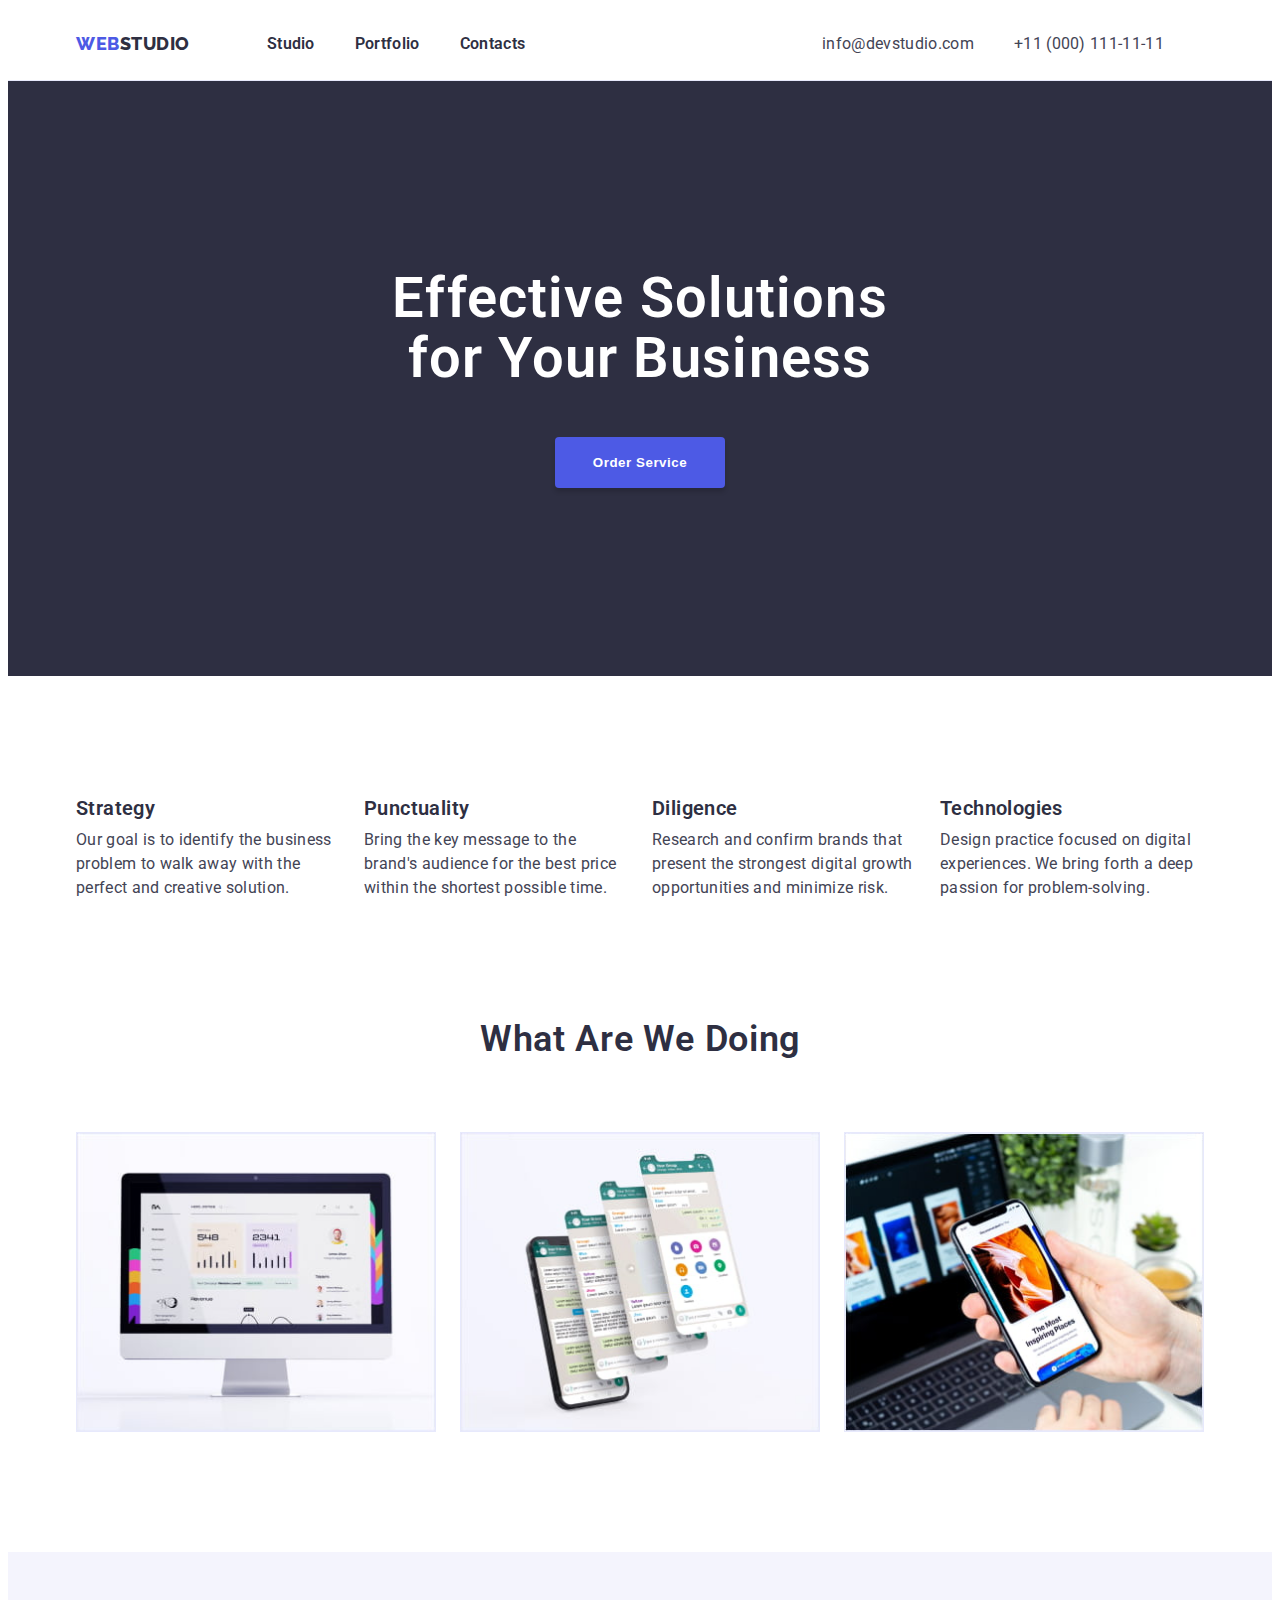
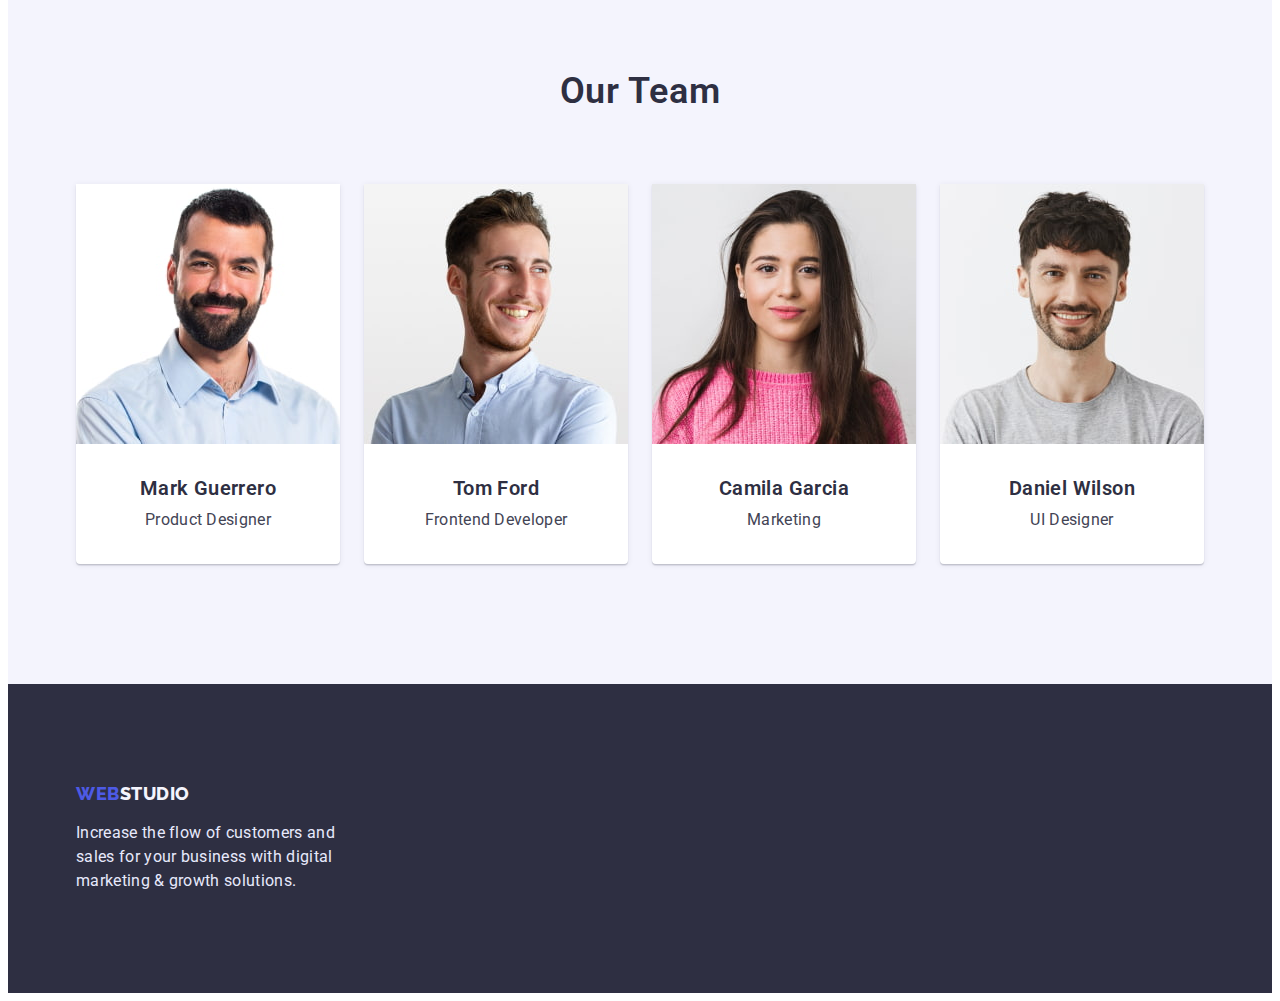
<file: index.html>
<!DOCTYPE html>
<html lang="en">
  <head>
    <meta charset="UTF-8" />
    <meta http-equiv="X-UA-Compatible" content="IE=edge" />
    <meta name="viewport" content="width=device-width, initial-scale=1.0" />
    <title>Document</title>

    <!-- __________FONT FAMELY__________ -->
    <link rel="preconnect" href="https://fonts.googleapis.com" />
    <link rel="preconnect" href="https://fonts.gstatic.com" crossorigin />
    <link
      href="https://fonts.googleapis.com/css2?family=Raleway:wght@700&family=Roboto:wght@400;500;700;900&display=swap"
      rel="stylesheet"
    />

    <!-- __________MODERN-NORMALIZE__________ -->
    <link
      rel="stylesheet"
      href="https://cdnjs.cloudflare.com/ajax/libs/modern-normalize/1.1.0/modern-normalize.min.css"
      integrity="sha512-wpPYUAdjBVSE4KJnH1VR1HeZfpl1ub8YT/NKx4PuQ5NmX2tKuGu6U/JRp5y+Y8XG2tV+wKQpNHVUX03MfMFn9Q=="
      crossorigin="anonymous"
      referrerpolicy="no-referrer"
    />

    <!-- __________BASE STYLES__________ -->
    <link rel="stylesheet" href="./css/styles.css" />
  </head>
  <body>
    <!-- __________HEADER__________ -->
    <header class="header">
      <div class="container header-container">
        <nav class="nav">
          <a class="logo link" href="./">
            <span class="accent">WEB</span>STUDIO</a
          >
          <ul class="nav-list list">
            <li class="nav-item">
              <a class="nav-link link" href="">Studio</a>
            </li>
            <li class="nav-item">
              <a class="nav-link link" href="./portfolio.html">Portfolio</a>
            </li>
            <li class="nav-item">
              <a class="nav-link link" href="./">Contacts</a>
            </li>
          </ul>
        </nav>

        <ul class="list list">
          <li class="item">
            <a class="contact-link link" href="./mailto:info@devstudio.com"
              >info@devstudio.com</a
            >
          </li>
          <li class="item">
            <a class="phone-link link" href="./tei:11(000)1111111"
              >+11 (000) 111-11-11</a
            >
          </li>
        </ul>
      </div>
    </header>

    <!-- __________MAIN__________ -->
    <main>
      <!-- __________SECTION HERO__________ -->
      <section class="hero section">
        <div class="container">
          <h1 class="hero-title">Effective Solutions for Your Business</h1>
          <button class="hero-btn btn" type="button">Order Service</button>
        </div>
      </section>

      <!-- __________SECTION EXAMPLES__________ -->
      <section class="examples section">
        <div class="container">
          <h2 class="examples-title-title visually-hidden">Examples</h2>
          <ul class="examples-list list">
            <li class="examples-item">
              <h3 class="examples-title">Strategy</h3>
              <p class="examples-description">
                Our goal is to identify the business problem to walk away with
                the perfect and creative solution.
              </p>
            </li>

            <li class="examples-item">
              <h3 class="examples-title">Punctuality</h3>
              <p class="examples-description">
                Bring the key message to the brand's audience for the best price
                within the shortest possible time.
              </p>
            </li>

            <li class="examples-item">
              <h3 class="examples-title">Diligence</h3>
              <p class="examples-description">
                Research and confirm brands that present the strongest digital
                growth opportunities and minimize risk.
              </p>
            </li>

            <li class="examples-item">
              <h3 class="examples-title">Technologies</h3>
              <p class="examples-description">
                Design practice focused on digital experiences. We bring forth a
                deep passion for problem-solving.
              </p>
            </li>
          </ul>
        </div>
      </section>

      <!-- __________SECTION 1__________ -->
      <section class="section-job section">
        <div class="container">
          <h2 class="section-title">What are we doing</h2>
          <ul class="section-list list">
            <li class="section-item">
              <img
                class="image"
                src="./images/photo-1.jpg"
                width="360"
                alt="monitor"
              />
            </li>
            <li class="section-item">
              <img
                class="image"
                src="./images/photo-2.jpg"
                width="360"
                alt="phone"
              />
            </li>
            <li class="section-item">
              <img
                class="image"
                src="./images/photo-3.jpg"
                width="360"
                alt="phone in hand"
              />
            </li>
          </ul>
        </div>
      </section>

      <!-- __________SECTION 2__________ -->
      <section class="section-team section">
        <div class="container">
          <h2 class="section-title">Our Team</h2>
          <ul class="section-list list">
            <li class="section-item-team">
              <div class="card-thumb">
                <img
                  class="image"
                  src="./images/photo-4.jpg"
                  width="264"
                  alt="man"
                />
              </div>
              <div class="card-content">
                <h3 class="team-name">Mark Guerrero</h3>
                <p class="team-position">Product Designer</p>
              </div>
            </li>

            <li class="section-item-team">
              <div class="card-thumb">
                <img
                  class="image"
                  src="./images/photo-5.jpg"
                  width="264"
                  alt="man"
                />
              </div>
              <div class="card-content">
                <h3 class="team-name">Tom Ford</h3>
                <p class="team-position">Frontend Developer</p>
              </div>
            </li>

            <li class="section-item-team">
              <div class="card-thumb">
                <img
                  class="image"
                  src="./images/photo-6.jpg"
                  width="264"
                  alt="woman"
                />
              </div>
              <div class="card-content">
                <h3 class="team-name">Camila Garcia</h3>
                <p class="team-position">Marketing</p>
              </div>
            </li>

            <li class="section-item-team">
              <div class="card-thumb">
                <img
                  class="image"
                  src="./images/photo-7.jpg"
                  width="264"
                  alt="man"
                />
              </div>
              <div class="card-content">
                <h3 class="team-name">Daniel Wilson</h3>
                <p class="team-position">UI Designer</p>
              </div>
            </li>
          </ul>
        </div>
      </section>
    </main>

    <!-- __________FOOTER__________ -->
    <footer class="footer">
      <div class="container">
        <a class="footer-logo link" href="./">
          <span class="accent">WEB</span
          ><span class="accent-accent">STUDIO</span>
        </a>
        <p class="footer-description">
          Increase the flow of customers and sales for your business with
          digital marketing & growth solutions.
        </p>
      </div>
    </footer>
  </body>
</html>
</file>
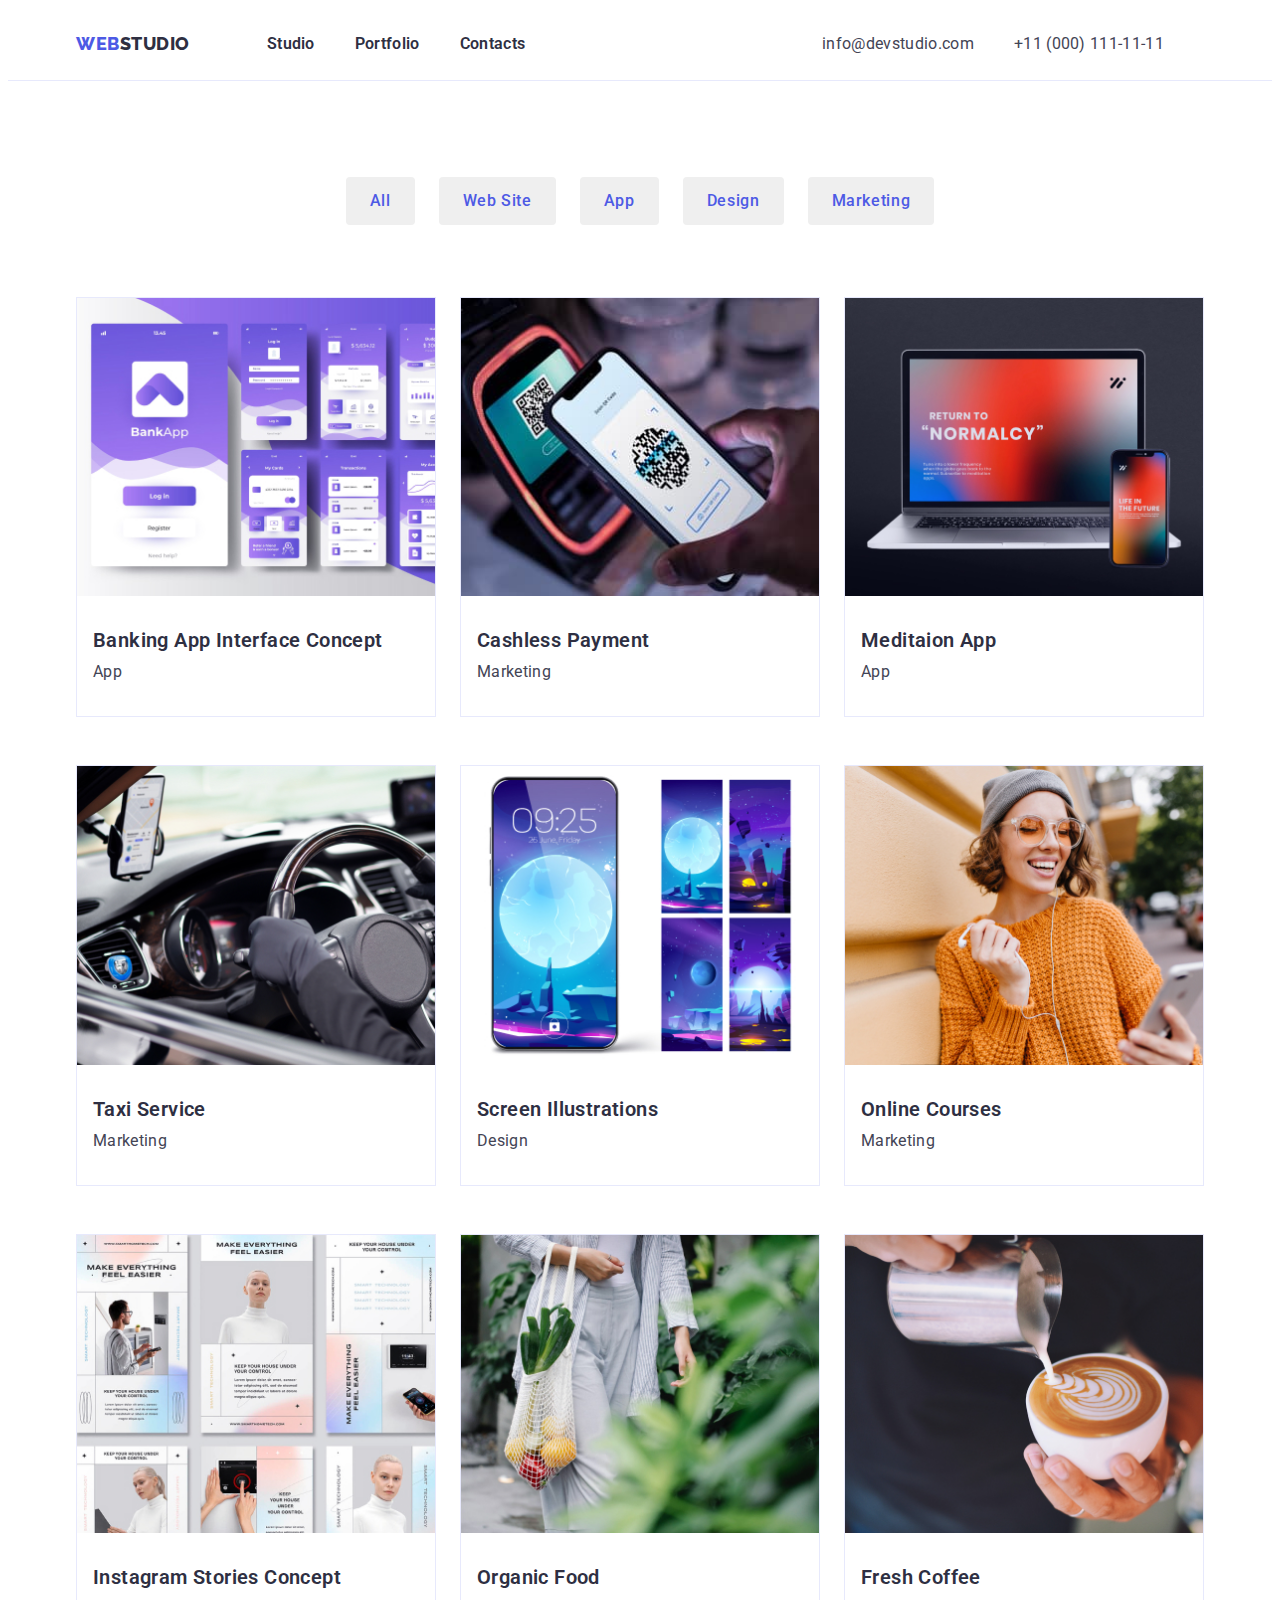
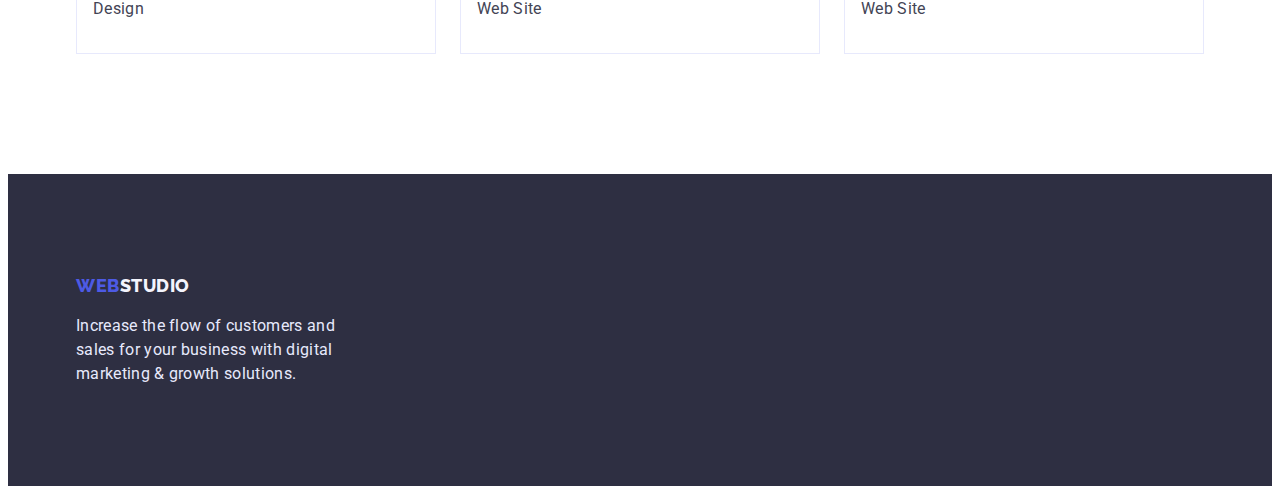
<file: portfolio.html>
<!DOCTYPE html>
<html lang="en">
  <head>
    <meta charset="UTF-8" />
    <meta http-equiv="X-UA-Compatible" content="IE=edge" />
    <meta name="viewport" content="width=device-width, initial-scale=1.0" />
    <title>Document</title>

    <!-- __________FONT FAMELY___________ -->
    <link rel="preconnect" href="https://fonts.googleapis.com" />
    <link rel="preconnect" href="https://fonts.gstatic.com" crossorigin />
    <link
      href="https://fonts.googleapis.com/css2?family=Raleway:wght@700&family=Roboto:wght@400;500;700;900&display=swap"
      rel="stylesheet"
    />

    <!--__________MODERN-NORMALIZE__________  -->
    <link
      rel="stylesheet"
      href="https://cdnjs.cloudflare.com/ajax/libs/modern-normalize/1.1.0/modern-normalize.min.css"
      integrity="sha512-wpPYUAdjBVSE4KJnH1VR1HeZfpl1ub8YT/NKx4PuQ5NmX2tKuGu6U/JRp5y+Y8XG2tV+wKQpNHVUX03MfMFn9Q=="
      crossorigin="anonymous"
      referrerpolicy="no-referrer"
    />

    <!-- __________BASE STYLES__________ -->
    <link rel="stylesheet" href="./css/styles.css" />
  </head>
  <body>
    <!-- __________HEADER__________ -->
    <header class="header">
      <div class="container header-container">
        <nav class="nav">
          <a class="logo link" href="./">
            <span class="accent">WEB</span>STUDIO</a
          >
          <ul class="nav-list list">
            <li class="nav-item">
              <a class="nav-link link" href="./">Studio</a>
            </li>
            <li class="nav-item">
              <a class="nav-link link" href="./">Portfolio</a>
            </li>
            <li class="nav-item">
              <a class="nav-link link" href="./">Contacts</a>
            </li>
          </ul>
        </nav>

        <ul class="list list">
          <li class="item">
            <a class="contact-link link" href="mailto:info@devstudio.com"
              >info@devstudio.com</a
            >
          </li>
          <li class="item">
            <a class="phone-link link" href="tel:+11(000)1111111"
              >+11 (000) 111-11-11</a
            >
          </li>
        </ul>
      </div>
    </header>

    <!--___________MAIN___________-->
    <main>
      <!-- __________MAIN__________ -->
      <section class="main section">
        <div class="container">
          <h1 class="main-title-title visually-hidden">Portfolio</h1>
          <ul class="btn-list list">
            <li class="main-item">
              <button class="main-btn btn" type="button">All</button>
            </li>
            <li class="main-item">
              <button class="main-btn btn" type="button">Web Site</button>
            </li>
            <li class="main-item">
              <button class="main-btn btn" type="button">App</button>
            </li>
            <li class="main-item">
              <button class="main-btn btn" type="button">Design</button>
            </li>
            <li class="main-item">
              <button class="main-btn btn" type="button">Marketing</button>
            </li>
          </ul>

          <ul class="main-list list">
            <li class="main-item-item">
              <div class="card-thumb">
                <img
                  class="image"
                  src="./images/photo-8.jpg"
                  width="360"
                  alt="Banking App Interface Concept"
                />
              </div>
              <div class="card-content">
                <h2 class="main-title">Banking App Interface Concept</h2>
                <p class="main-description">App</p>
              </div>
            </li>

            <li class="main-item-item">
              <div class="card-thumb">
                <img
                  class="image"
                  src="./images/photo-9.jpg"
                  width="360"
                  alt="Cashless Payment"
                />
              </div>
              <div class="card-content">
                <h2 class="main-title">Cashless Payment</h2>
                <p class="main-description">Marketing</p>
              </div>
            </li>

            <li class="main-item-item">
              <div class="card-thumb">
                <img
                  class="image"
                  src="./images/photo-10.jpg"
                  width="360"
                  alt="Meditaion App"
                />
              </div>
              <div class="card-content">
                <h2 class="main-title">Meditaion App</h2>
                <p class="main-description">App</p>
              </div>
            </li>

            <li class="main-item-item">
              <div class="card-thumb">
                <img
                  class="image"
                  src="./images/photo-11.jpg"
                  width="360"
                  alt="Taxi Service"
                />
              </div>
              <div class="card-content">
                <h2 class="main-title">Taxi Service</h2>
                <p class="main-description">Marketing</p>
              </div>
            </li>

            <li class="main-item-item">
              <div class="card-thumb">
                <img
                  class="image"
                  src="./images/photo-12.jpg"
                  width="360"
                  alt="Screen Illustrations"
                />
              </div>
              <div class="card-content">
                <h2 class="main-title">Screen Illustrations</h2>
                <p class="main-description">Design</p>
              </div>
            </li>

            <li class="main-item-item">
              <div class="card-thumb">
                <img
                  class="image"
                  src="./images/photo-13.jpg"
                  width="360"
                  alt="Online Courses"
                />
              </div>
              <div class="card-content">
                <h2 class="main-title">Online Courses</h2>
                <p class="main-description">Marketing</p>
              </div>
            </li>

            <li class="main-item-item">
              <div class="card-thumb">
                <img
                  class="image"
                  src="./images/photo-14.jpg"
                  width="360"
                  alt="Instagram Stories Concept"
                />
              </div>
              <div class="card-content">
                <h2 class="main-title">Instagram Stories Concept</h2>
                <p class="main-description">Design</p>
              </div>
            </li>

            <li class="main-item-item">
              <div class="card-thumb">
                <img
                  class="image"
                  src="./images/photo-15.jpg"
                  width="360"
                  alt="Organic Food"
                />
              </div>
              <div class="card-content">
                <h2 class="main-title">Organic Food</h2>
                <p class="main-description">Web Site</p>
              </div>
            </li>

            <li class="main-item-item">
              <div class="card-thumb">
                <img
                  class="image"
                  src="./images/photo-16.jpg"
                  width="360"
                  alt="Fresh Coffee"
                />
              </div>
              <div class="card-content">
                <h2 class="main-title">Fresh Coffee</h2>
                <p class="main-description">Web Site</p>
              </div>
            </li>
          </ul>
        </div>
      </section>
    </main>

    <!-- __________FOOTER__________ -->
    <footer class="footer">
      <div class="container footer-container">
        <a class="logo link" href="./">
          <span class="accent">WEB</span
          ><span class="accent-accent">STUDIO</span></a
        >
        <p class="footer-description">
          Increase the flow of customers and sales for your business with
          digital marketing & growth solutions.
        </p>
      </div>
    </footer>
  </body>
</html>
</file>
<file: css/styles.css>
:root {
	--primary-text-color:#2E2F42;
	--title-text-color:#434455;
	--accent-color:#4D5AE5;
	--bg-color-body:#FFFFFF;
	--bg-button-main: #404BBF;
	--color-button: black;
	


	--footer:#F4F4FD;
	--footer-p:#E7E9FC;
}

*,
*::after,
*::before {
	box-sizing: border-box;
}

.section {
	padding: 120px 0;
}

.visually-hidden {
	position: absolute;
	width: 1px;
	height: 1px;
	margin: -1px;
	border: 0;
	padding: 0;

	white-space: nowrap;
	clip-path: inset(100%);
	clip: rect(0 0 0 0);
	overflow: hidden;
}

body {
	font-family: "Roboto", sans-serif;
	background-color: var(--bg-color-body);
	font-size: 16px;
}

h1,h2,h3,h4,h5,h6,p {
	margin: 0;
}

ul {
	margin-top: 0;
	margin-bottom: 0;
	padding-left: 0;
}

img {
	display: block;
	max-width: 100%;
	height: auto;
}

button {
	cursor: pointer;
}

/* __________ul__________ */
.list {
	list-style: none;
	color: var(--title-text-color);
}

/* __________a__________ */
.link {
	text-decoration: none;
}



/* __________HEADER__________ */
.header {
	padding-top: 24px;
	padding-bottom: 24px;
	border-bottom: 1px solid var(--footer-p);
}

.container {
	width: 1158px;
	margin-left: auto;
	margin-right: auto;
	padding-left: 15px;
	padding-right: 15px;
}

.header-container {
	display: flex;
	align-items: center;
}

.nav {
	display: flex;
	align-items: center;
}

.logo {
	font-family: 'Raleway';
	font-weight: 800;
	font-size: 18px;
	line-height: 1.33;
	letter-spacing: 0.03em;
	text-transform: uppercase;
	color: var(--primary-text-color);

	margin-right: 77px;
}

.accent {
	color: var(--accent-color);
}

.nav-list {
	display: flex;
	align-items: center;
}

.list a:hover,
.list a:focus {
	display: flex;
	margin-left: auto;
	color: var(--accent-color);
}

.list {
	display: flex;
	margin-left: auto;
}

.nav-item:not(:last-child) {
	margin-right: 40px;
}

.nav-link {
	font-weight: 600;
	line-height: 1.5;
	letter-spacing: 0.02em;
	color: var(--primary-text-color)
}

.item {
	margin-right: 40px;
}

.contact-link {
	line-height: 1.5;
	letter-spacing: 0.02em;
	color: var(--title-text-color);
}

.phone-link {
	line-height: 1.5;
	letter-spacing: 0.02em;
	color: var(--title-text-color);
}



/* __________HERO__________ */
.hero {
	background-color: var(--primary-text-color);

	padding-top: 188px;
	padding-bottom: 188px;
	text-align: center;
}

.hero-title {
	font-weight: 600;
	font-size: 56px;
	line-height: 1.07;
	letter-spacing: 0.02em;
	color: var(--bg-color-body);

	width: 500px;
	margin: 0 auto;
	margin-top: 0;
	margin-bottom: 48px;
}

.hero-btn {
	font-weight: 600;
	line-height: 1.18px;
	display: inline-block;
	letter-spacing: 0.04em;
	color: var(--bg-color-body);

	background: var(--accent-color);
	box-shadow: 0px 4px 4px rgba(0, 0, 0, 0.15);
	border-radius: 4px;

	border: none;
	width: 170px;
	height: 51px;
}

.btn {
		color: var(--bg-color-body);
}



/* __________SECTION EXAMPLES__________*/
.examples {
	padding-bottom: 0;
}

.examples-title {
	font-weight: 600;
	font-size: 20px;
	line-height: 1.2;
	letter-spacing: 0.02em;
	color: var(--primary-text-color);

	margin-top: 0;
	margin-bottom: 8px;
}

.examples-list {
	padding: 0;
	margin: 0;
	display: flex;
	gap: 24px;
}

.examples-description {
	line-height: 1.5;
	letter-spacing: 0.02em;
	color:var(--title-text-color);

	width: 264px;
	margin-top: 0;
	margin-bottom: 0;
}



/* __________SECTON 1__________ */
.section-item {
	border: 1px solid var(--footer-p);
}



/* __________SECTION 2__________ */
.section-team {
	background-color: var(--footer);
}

.section-title {
	font-weight: 600;
	font-size: 36px;
	line-height: 1.11;
	text-align: center;
	letter-spacing: 0.02em;
	text-transform: capitalize;
	color: var(--primary-text-color);

	margin-bottom: 72px;
	margin-top: 0;
}

.section-list {
	gap: 24px;
}

.section-item-team {
	text-align: center;
	background: var(--bg-color-body);
	box-shadow: 0px 1px 6px rgba(46, 47, 66, 0.08),
	0px 1px 1px rgba(46, 47, 66, 0.16),
	0px 2px 1px rgba(46, 47, 66, 0.08);
	border-radius: 0px 0px 4px 4px;
}

.card-content {
	padding: 32px 16px;
}

.team-name {
	font-weight: 600;
	font-size: 20px;
	line-height: 1.2;
	letter-spacing: 0.02em;
	color: var(--primary-text-color);

	margin-top: 0;
	margin-bottom: 8px;
}

.team-position {
	line-height: 1.5;
	letter-spacing: 0.02em;
	color:var(--title-text-color);

	margin-top: 0;
	margin-bottom: 0;
}



/* __________FOOTER__________ */
.footer {
	background-color:var(--primary-text-color);

	padding-top: 100px;
	padding-bottom: 100px;
}

.footer-logo {
	font-family: 'Raleway';
	font-weight: 800;
	font-size: 18px;
	line-height: 1.16;
	letter-spacing: 0.03em;
	text-transform: uppercase;
	color: var(--accent-color);
}

.accent-accent {
	color: var(--footer);
}

.footer-description {
	line-height: 1.5;
	letter-spacing: 0.02em;
	color: var(--footer-p);

	width: 264px;
	margin-top: 16px;
}



/* __________MAIN__________ */
.main {
	padding-top: 96px;
}

.btn-list {
	display: flex;
	justify-content: center;
	gap: 24px;
	margin-bottom: 72px;
}

.list button:hover,
.list button:focus {
	color: var(--color-button);
}

.main-list {
	flex-wrap: wrap;
	column-gap: 24px;
	row-gap: 48px;
}

.main-item-item {
	flex-basis: calc((100% - 48px) / 3);
	border: 1px solid #E7E9FC;
}

.main-btn {
	font-family: 'Roboto';
	font-weight: 500;
	font-size: 16px;
	line-height: 1.5;
	text-align: center;
	letter-spacing: 0.04em;
	color:var(--accent-color);
	border-radius: 4px;
	border: none;

	display: inline-block;
	padding: 12px 24px;
}

.main-link {
	font-weight: 600;
	line-height: 1.5;
	text-align: center;
	letter-spacing: 0.04em;
	color:var(--accent-color);
}

.main-title {
	font-weight: 600;
	font-size: 20px;
	line-height: 1.2;
	letter-spacing: 0.02em;
	color: var(--primary-text-color);
	
	margin-top: 0px;
	margin-bottom: 8px;
}

.main-description {
	line-height: 1.5;
	letter-spacing: 0.02em;
	color: var(--title-text-color);
	
	margin-top: 0;
	margin-bottom: 0;
}
</file>
